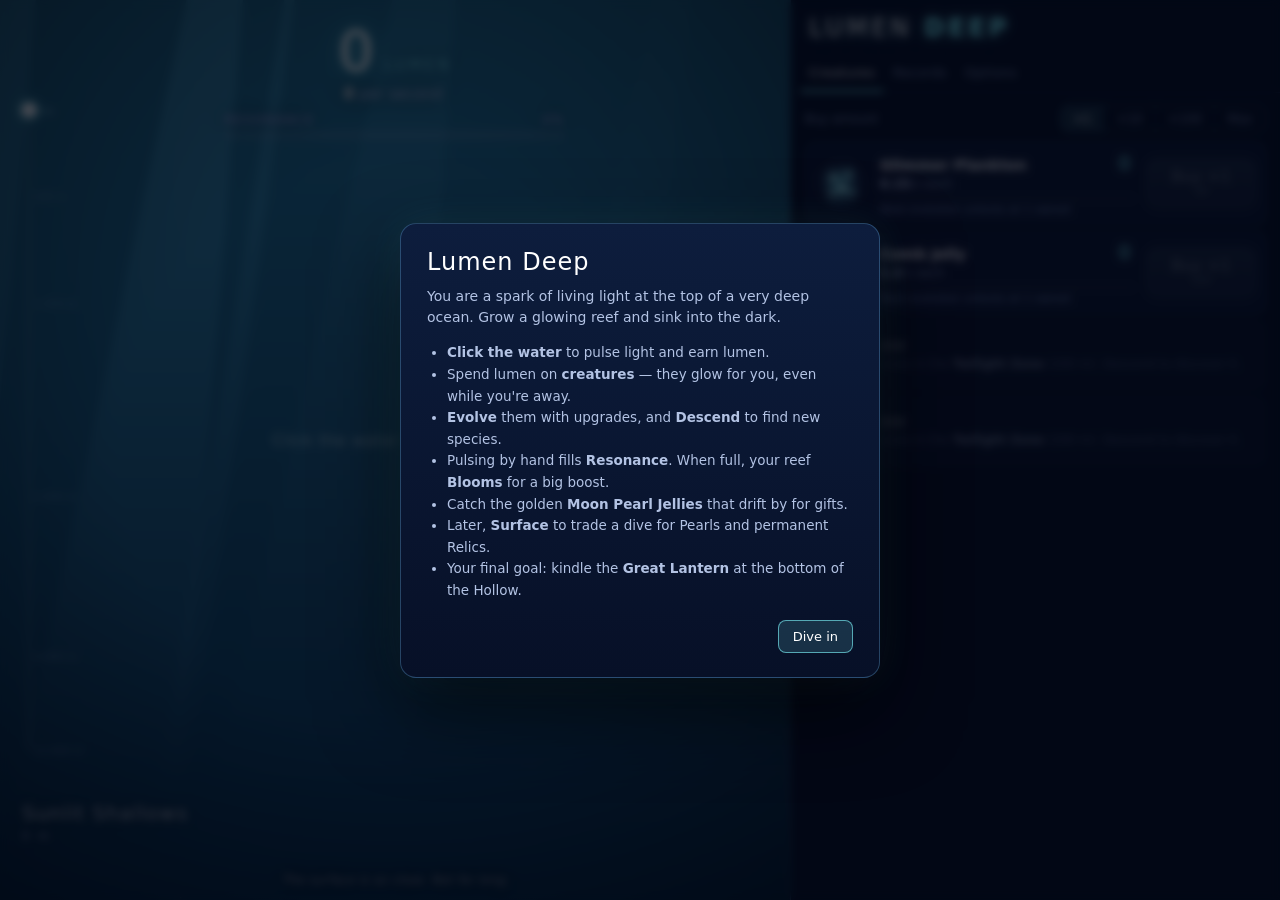
<file: index.html>
<!doctype html>
<html lang="en">
<head>
  <meta charset="utf-8">
  <meta name="viewport" content="width=device-width, initial-scale=1">
  <title>Lumen Deep — a bioluminescent idle game</title>
  <link rel="icon" href="data:image/svg+xml,%3Csvg xmlns='http://www.w3.org/2000/svg' viewBox='0 0 64 64'%3E%3Cdefs%3E%3CradialGradient id='g'%3E%3Cstop offset='0' stop-color='%23fff'/%3E%3Cstop offset='.3' stop-color='%237ff9ff'/%3E%3Cstop offset='1' stop-color='%237ff9ff' stop-opacity='0'/%3E%3C/radialGradient%3E%3C/defs%3E%3Crect width='64' height='64' rx='14' fill='%23061229'/%3E%3Ccircle cx='32' cy='32' r='26' fill='url(%23g)'/%3E%3C/svg%3E">
  <link rel="stylesheet" href="css/style.css">
</head>
<body>
  <div id="app">
    <section id="stage">
      <canvas id="scene" aria-label="The deep sea. Click to pulse light."></canvas>

      <header id="hud">
        <div class="hud-main">
          <div id="lumen" class="lumen-num">0</div>
          <div class="lumen-label">lumen</div>
        </div>
        <div class="hud-rate"><span id="lps">0</span> per second <span id="lps-mult"></span></div>
        <div id="res" title="Resonance — pulse by hand to fill it. When full, your reef Blooms.">
          <div class="res-head"><span id="res-label">Resonance</span><span id="res-pct">0%</span></div>
          <div class="res-bar"><div id="res-fill"></div></div>
        </div>
        <div id="buffs"></div>
      </header>

      <div id="depth-meter" title="Your depth">
        <div class="dm-track"><div class="dm-fill" id="dm-fill"></div><div class="dm-marker" id="dm-marker"></div></div>
        <div class="dm-ticks" id="dm-ticks"></div>
      </div>

      <div id="zone-title"><span id="zone-name">Sunlit Shallows</span><small id="zone-depth">0 m</small></div>
      <div id="hint">Click the water to pulse light</div>

      <footer id="stage-foot">
        <div id="ticker"><span id="ticker-text"></span></div>
      </footer>
    </section>

    <aside id="panel">
      <div id="title-bar">
        <h1>Lumen <span>Deep</span></h1>
        <div id="pearl-chip" class="hidden" title="Pearls"><i class="pearl"></i><span id="pearl-count">0</span></div>
      </div>
      <nav id="tabs" role="tablist"></nav>
      <div id="tab-body"></div>
    </aside>
  </div>

  <div id="toasts"></div>
  <div id="modal" class="hidden"><div class="modal-card"><div id="modal-body"></div></div></div>
  <div id="tooltip" class="hidden"></div>

  <script>window.__errs = []; addEventListener("error", e => __errs.push(e.message + " " + (e.filename || "").split("/").pop() + ":" + e.lineno));</script>
  <script src="js/core.js"></script>
  <script src="js/render.js"></script>
  <script src="js/audio.js"></script>
  <script src="js/game.js"></script>
</body>
</html>
</file>
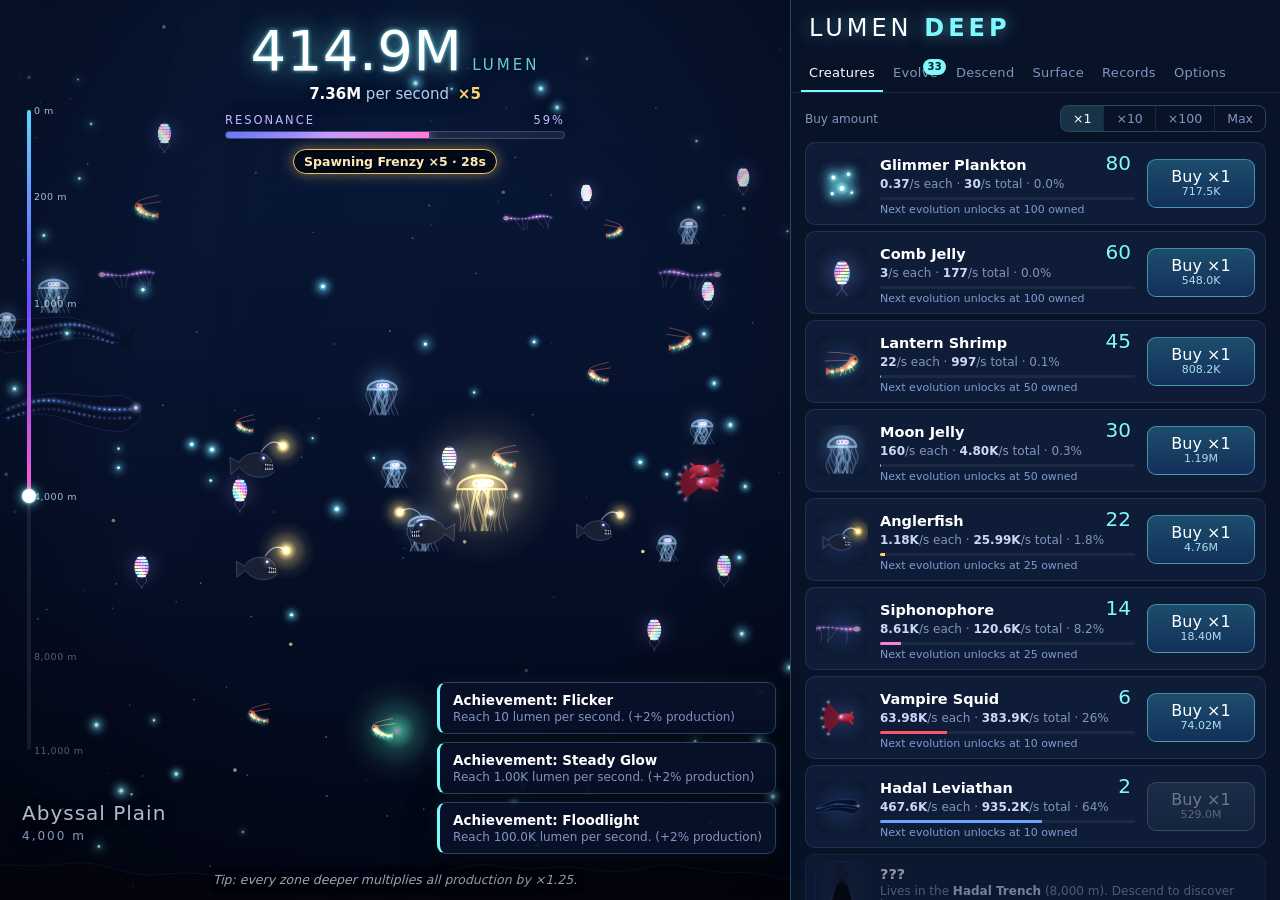
<file: tools/demo.html>
<!doctype html><meta charset="utf-8"><meta name="viewport" content="width=device-width, initial-scale=1"><script src="../js/core.js"></script><script>
// Writes a preset save and opens the game (headless screenshot testing). Usage: demo.html#mid | #late | #won
const C = Core, s = C.newState(); const [p, tab] = (location.hash.slice(1) || 'mid').split('&');
s.stats.clicks = 500; s.stats.playTime = 3000; s.settings.sound = false;
if (p === 'mid') {
  s.depth = s.maxDepth = 3; s.creatures = [80, 60, 45, 30, 22, 14, 6, 2, 0, 0, 0, 0];
  s.lumen = 4e8; s.runEarned = s.totalEarned = 2e9; s.resonance = 64;
  s.buffs.frenzy = 30; s.moon = { life: 9, max: 13, seed: 0.55 };
} else {
  s.depth = s.maxDepth = 5; s.creatures = [190, 160, 140, 120, 110, 100, 95, 90, 85, 80, 70, 50];
  s.lumen = 3e18; s.runEarned = 5e19; s.totalEarned = 8e21; s.pearls = 420; s.pearlsEarned = 1500;
  s.relics = { heart: 6, memory: 3, echo: 4, brood: 5 }; s.stats.prestiges = 4;
  s.lantern = { stage: p === 'won' ? 5 : 2, fill: 3e20 }; s.buffs.bloom = 12; s.victory = p === 'won'; s.victorySeen = true;
  C.UPGRADES.forEach(u => { if (u.req(s) && u.cost < 1e17 && C.creatureUnlocked(s, u.tier || 0)) s.upgrades[u.id] = 1; });
}
if (p === 'fresh') { localStorage.clear(); } else {
C.checkAchievements(s);
s.lastSave = Date.now();
localStorage.setItem('lumen-deep-save-v1', JSON.stringify(s));
localStorage.setItem('lumen-deep-save-v1-tabs', JSON.stringify(['creatures','evolve','descend','surface','lantern','records','options']));
}
document.write('<style>html,body{margin:0;height:100%;overflow:hidden}iframe{border:0;width:100%;height:100%;display:block}</style><iframe src="../index.html#' + (tab || '') + '"></iframe>');
</script>
</file>
<file: css/style.css>
:root {
  --bg: #040a18;
  --panel: rgba(9, 20, 42, 0.92);
  --panel2: rgba(16, 32, 62, 0.75);
  --line: rgba(120, 180, 255, 0.14);
  --line2: rgba(120, 200, 255, 0.28);
  --text: #dbe8ff;
  --dim: #8195bd;
  --cyan: #7ff9ff;
  --gold: #ffd36b;
  --pink: #ff7ad9;
  --violet: #b48cff;
  --good: #6dffb5;
  --bad: #ff6b8a;
  --radius: 10px;
  font-family: "Segoe UI", system-ui, -apple-system, Roboto, sans-serif;
}
* { box-sizing: border-box; }
html, body { margin: 0; height: 100%; background: var(--bg); color: var(--text); overflow: hidden; }
button { font: inherit; color: inherit; }
.hidden { display: none !important; }

#app { display: flex; height: 100vh; width: 100vw; }

/* ------------------------------------------------------------------ stage */
#stage { position: relative; flex: 1 1 auto; min-width: 0; overflow: hidden; cursor: crosshair; user-select: none; }
#scene { position: absolute; inset: 0; width: 100%; height: 100%; display: block; touch-action: manipulation; }

#hud { position: absolute; top: 18px; left: 0; right: 0; text-align: center; pointer-events: none; text-shadow: 0 0 18px rgba(0, 0, 0, .9); }
.hud-main { display: inline-flex; align-items: baseline; gap: 10px; }
.lumen-num { font-size: clamp(34px, 5vw, 56px); font-weight: 300; letter-spacing: .5px; font-variant-numeric: tabular-nums;
  color: #fff; text-shadow: 0 0 24px rgba(127, 249, 255, .65), 0 0 4px rgba(127, 249, 255, .8); }
.lumen-label { font-size: 15px; color: var(--cyan); letter-spacing: 3px; text-transform: uppercase; opacity: .8; }
.hud-rate { font-size: 15px; color: #b8cdf5; margin-top: 2px; font-variant-numeric: tabular-nums; }
.hud-rate #lps { color: #fff; font-weight: 600; }
#lps-mult { color: var(--gold); font-weight: 700; margin-left: 4px; }
#buffs { display: flex; justify-content: center; gap: 8px; margin-top: 10px; flex-wrap: wrap; }
.buff { font-size: 12.5px; padding: 4px 10px; border-radius: 99px; background: rgba(0, 0, 0, .45); border: 1px solid; font-weight: 600; animation: buffIn .3s ease-out; }
.buff.bloom { border-color: #c49cff; color: #e7d8ff; box-shadow: 0 0 14px rgba(196, 156, 255, .5); }
.buff.frenzy { border-color: var(--gold); color: #ffeab0; box-shadow: 0 0 14px rgba(255, 211, 107, .5); }
.buff.hands { border-color: var(--cyan); color: #d8ffff; box-shadow: 0 0 14px rgba(127, 249, 255, .5); }
@keyframes buffIn { from { transform: scale(.6); opacity: 0; } }

#zone-title { position: absolute; left: 22px; bottom: 56px; pointer-events: none; color: rgba(220, 235, 255, .8); text-shadow: 0 0 10px #000; }
#zone-title span { display: block; font-size: 20px; font-weight: 300; letter-spacing: 1px; }
#zone-title small { color: var(--dim); font-size: 12px; letter-spacing: 2px; }
#zone-title.flash span { animation: zoneFlash 2.5s ease-out; }
@keyframes zoneFlash { 0% { color: #fff; text-shadow: 0 0 30px var(--cyan); transform: translateY(-8px); } }

#hint.gone { animation: none; opacity: 0; }
#hint { position: absolute; top: 48%; left: 0; right: 0; text-align: center; pointer-events: none; font-size: 15px; color: rgba(220, 250, 255, .75);
  letter-spacing: 1px; animation: hintPulse 2.4s ease-in-out infinite; transition: opacity 1s; }
@keyframes hintPulse { 50% { opacity: .35; } }

#depth-meter { position: absolute; left: 18px; top: 110px; bottom: 150px; width: 26px; pointer-events: none; }
.dm-track { position: absolute; left: 9px; top: 0; bottom: 0; width: 4px; border-radius: 4px; background: rgba(255, 255, 255, .08); }
.dm-fill { position: absolute; left: 0; right: 0; top: 0; border-radius: 4px; background: linear-gradient(#5fd6ff, #6a4dff, #ff5bd1); transition: height 2s ease; }
.dm-marker { position: absolute; left: -5px; width: 14px; height: 14px; border-radius: 50%; background: #fff; box-shadow: 0 0 12px var(--cyan), 0 0 3px #fff; transition: top 2s ease; transform: translateY(-50%); }
.dm-ticks { position: absolute; inset: 0; }
.dm-tick { position: absolute; left: 16px; font-size: 9.5px; color: rgba(180, 200, 240, .45); white-space: nowrap; transform: translateY(-50%); letter-spacing: .5px; }
.dm-tick.reached { color: rgba(200, 240, 255, .8); }

#stage-foot { position: absolute; left: 0; right: 0; bottom: 0; padding: 10px 20px 10px; pointer-events: none; }
#res { width: min(340px, 70%); margin: 10px auto 0; pointer-events: auto; }
.res-head { display: flex; justify-content: space-between; font-size: 11.5px; letter-spacing: 2px; text-transform: uppercase; color: #c9b8ff; margin-bottom: 4px; }
.res-bar { height: 8px; border-radius: 8px; background: rgba(255, 255, 255, .08); overflow: hidden; border: 1px solid rgba(196, 156, 255, .25); }
#res-fill { height: 100%; width: 0; background: linear-gradient(90deg, #6a7dff, #c49cff, #ff7ad9); box-shadow: 0 0 10px #c49cff; transition: width .15s; }
#res.blooming #res-fill { background: linear-gradient(90deg, #ff7ad9, #ffd36b, #7ff9ff, #c49cff, #ff7ad9); background-size: 200% 100%; animation: rainbow 1.2s linear infinite; }
@keyframes rainbow { to { background-position: 200% 0; } }
#ticker { text-align: center; font-size: 12.5px; color: rgba(200, 220, 250, .75); font-style: italic; min-height: 18px; text-shadow: 0 0 6px #000, 0 0 12px #000; }
#ticker-text { transition: opacity .6s; }

/* ------------------------------------------------------------------ panel */
#panel { flex: 0 0 490px; display: flex; flex-direction: column; background: var(--panel); border-left: 1px solid var(--line2);
  box-shadow: -10px 0 40px rgba(0, 0, 0, .5); min-height: 0; }
#title-bar { display: flex; align-items: center; justify-content: space-between; padding: 14px 18px 8px; }
h1 { margin: 0; font-weight: 300; font-size: 24px; letter-spacing: 4px; text-transform: uppercase; color: #fff; text-shadow: 0 0 16px rgba(127, 249, 255, .5); }
h1 span { color: var(--cyan); font-weight: 600; }
#pearl-chip { display: flex; align-items: center; gap: 7px; background: rgba(255, 211, 107, .08); border: 1px solid rgba(255, 211, 107, .35);
  padding: 4px 12px 4px 8px; border-radius: 99px; color: #ffeab0; font-weight: 600; font-variant-numeric: tabular-nums; }
.pearl { display: inline-block; width: 14px; height: 14px; border-radius: 50%; vertical-align: -2px;
  background: radial-gradient(circle at 35% 35%, #fff, #ffe7b0 35%, #c9a35a 80%); box-shadow: 0 0 8px rgba(255, 220, 140, .7); }

#tabs { display: flex; flex-wrap: wrap; gap: 2px; padding: 6px 10px 0; border-bottom: 1px solid var(--line); }
.tab { position: relative; background: none; border: none; padding: 9px 8px 10px; cursor: pointer; color: var(--dim); font-size: 13px; letter-spacing: .3px;
  border-bottom: 2px solid transparent; transition: color .2s; }
.tab:hover { color: var(--text); }
.tab.active { color: #fff; border-bottom-color: var(--cyan); }
.tab .badge { position: absolute; top: 3px; right: 0; min-width: 16px; height: 16px; padding: 0 4px; border-radius: 9px; font-size: 10px; line-height: 16px; text-align: center;
  background: var(--cyan); color: #022; font-weight: 700; }
.tab .badge.dot { min-width: 8px; width: 8px; height: 8px; padding: 0; top: 7px; right: 2px; box-shadow: 0 0 8px var(--cyan); }
.tab.new { animation: tabNew 1.4s ease-in-out 3; }
@keyframes tabNew { 50% { color: var(--cyan); text-shadow: 0 0 12px var(--cyan); } }

#tab-body { flex: 1; overflow-y: auto; padding: 12px 14px 30px; scrollbar-width: thin; scrollbar-color: #2a4170 transparent; }
.section-note { font-size: 12.5px; color: var(--dim); margin: 2px 2px 12px; line-height: 1.5; }
.section-note b { color: var(--text); font-weight: 600; }
h3 { font-size: 12px; text-transform: uppercase; letter-spacing: 2px; color: var(--dim); margin: 18px 2px 8px; font-weight: 600; }

/* buy amount */
.toolbar { display: flex; align-items: center; justify-content: space-between; gap: 8px; margin-bottom: 10px; }
.seg { display: inline-flex; border: 1px solid var(--line2); border-radius: 8px; overflow: hidden; }
.seg button { background: none; border: none; padding: 5px 12px; cursor: pointer; color: var(--dim); font-size: 12.5px; }
.seg button + button { border-left: 1px solid var(--line); }
.seg button.on { background: rgba(127, 249, 255, .14); color: #fff; }
.mini { font-size: 12px; color: var(--dim); }

/* creature rows */
.crow { display: grid; grid-template-columns: 52px 1fr auto; gap: 12px; align-items: center; padding: 8px 10px; margin-bottom: 6px;
  border-radius: var(--radius); background: var(--panel2); border: 1px solid var(--line); transition: border-color .2s, background .2s; position: relative; }
.crow:hover { border-color: var(--line2); }
.crow canvas { width: 52px; height: 52px; border-radius: 9px; background: radial-gradient(circle, rgba(40, 70, 130, .35), rgba(0, 0, 0, .25)); }
.crow .cname { font-weight: 600; font-size: 14.5px; color: #fff; display: flex; align-items: baseline; gap: 8px; }
.crow .ccount { font-size: 20px; font-weight: 300; color: var(--cyan); font-variant-numeric: tabular-nums; margin-left: auto; padding-right: 4px; }
.crow .cinfo { font-size: 12px; color: var(--dim); margin-top: 2px; font-variant-numeric: tabular-nums; }
.crow .cinfo b { color: #c9d9f7; font-weight: 600; }
.crow .cbar { height: 3px; border-radius: 3px; background: rgba(255, 255, 255, .06); margin-top: 6px; overflow: hidden; }
.crow .cbar i { display: block; height: 100%; width: 0; transition: width .5s; }
.crow.locked { opacity: .55; }
.crow.locked canvas { filter: brightness(0) drop-shadow(0 0 2px rgba(120, 160, 255, .5)); }
.crow .next-ms { font-size: 11px; color: #7f9bd0; margin-top: 3px; }

.buy { min-width: 108px; padding: 8px 10px; border-radius: 9px; cursor: pointer; text-align: center; line-height: 1.15;
  background: linear-gradient(180deg, rgba(60, 180, 220, .32), rgba(30, 90, 160, .32)); border: 1px solid rgba(127, 249, 255, .45); color: #fff; transition: all .15s; }
.buy small { display: block; font-size: 11px; color: #bfefff; opacity: .9; font-variant-numeric: tabular-nums; }
.buy:hover:not(:disabled) { box-shadow: 0 0 16px rgba(127, 249, 255, .35); transform: translateY(-1px); }
.buy:active:not(:disabled) { transform: translateY(1px); }
.buy:disabled { cursor: default; opacity: .4; filter: saturate(.3); }
.buy.gold { background: linear-gradient(180deg, rgba(255, 211, 107, .32), rgba(180, 110, 30, .32)); border-color: rgba(255, 211, 107, .55); }
.buy.gold small { color: #ffeab0; }
.buy.pink { background: linear-gradient(180deg, rgba(255, 122, 217, .32), rgba(120, 50, 170, .35)); border-color: rgba(255, 122, 217, .55); }
.buy.big { width: 100%; padding: 12px; font-size: 16px; }

/* upgrades */
.ugrid { display: grid; grid-template-columns: 1fr 1fr; gap: 7px; }
.ucard { text-align: left; padding: 9px 10px 9px 12px; border-radius: 9px; background: var(--panel2); border: 1px solid var(--line); cursor: pointer;
  position: relative; overflow: hidden; transition: all .15s; }
.ucard::before { content: ""; position: absolute; left: 0; top: 0; bottom: 0; width: 3px; background: var(--kc, var(--cyan)); box-shadow: 0 0 10px var(--kc, var(--cyan)); }
.ucard:hover:not(:disabled) { border-color: var(--kc, var(--line2)); transform: translateY(-1px); }
.ucard:disabled { cursor: default; opacity: .5; }
.ucard .un { font-size: 13px; font-weight: 600; color: #fff; }
.ucard .us { font-size: 10.5px; color: var(--kc, var(--dim)); text-transform: uppercase; letter-spacing: 1px; margin-top: 1px; }
.ucard .ud { font-size: 11.5px; color: var(--dim); margin: 5px 0 6px; line-height: 1.35; }
.ucard .uc { font-size: 12.5px; color: #cdefff; font-variant-numeric: tabular-nums; }
.ucard.afford .uc { color: var(--good); }
.empty { text-align: center; color: var(--dim); font-size: 13px; padding: 26px 10px; border: 1px dashed var(--line2); border-radius: var(--radius); }

/* zones */
.zone { display: grid; grid-template-columns: 70px 1fr; gap: 12px; padding: 10px 12px; border-radius: var(--radius); background: var(--panel2); border: 1px solid var(--line); margin-bottom: 6px; position: relative; }
.zone .zd { font-size: 13px; color: var(--dim); font-variant-numeric: tabular-nums; padding-top: 2px; }
.zone .zn { font-weight: 600; color: #fff; }
.zone .zx { font-size: 12px; color: var(--dim); margin-top: 3px; line-height: 1.45; }
.zone.current { border-color: var(--cyan); box-shadow: 0 0 18px rgba(127, 249, 255, .12) inset; }
.zone.current .zn::after { content: "  ● you are here"; color: var(--cyan); font-size: 11px; font-weight: 400; }
.zone.passed { opacity: .65; }
.zone.next { border-color: rgba(180, 140, 255, .55); }
.zone.unknown { opacity: .35; }
.zone .buy { margin-top: 10px; }
.zone-swatch { width: 100%; height: 6px; border-radius: 3px; margin-top: 7px; }

/* pearls/relics */
.prestige-card { padding: 16px; border-radius: 14px; background: radial-gradient(circle at 50% 0, rgba(255, 211, 107, .14), rgba(16, 32, 62, .7));
  border: 1px solid rgba(255, 211, 107, .3); text-align: center; }
.prestige-card .pp { font-size: 34px; font-weight: 300; color: #fff3cf; text-shadow: 0 0 18px rgba(255, 211, 107, .6); font-variant-numeric: tabular-nums; }
.prestige-card .pl { font-size: 12px; color: #d9c48f; letter-spacing: 2px; text-transform: uppercase; }
.prestige-card .pn { font-size: 12px; color: var(--dim); margin: 6px 0 12px; }
.statline { display: flex; justify-content: space-between; font-size: 13px; padding: 6px 2px; border-bottom: 1px solid var(--line); font-variant-numeric: tabular-nums; }
.statline span:first-child { color: var(--dim); }
.rgrid { display: grid; grid-template-columns: 1fr 1fr; gap: 7px; }
.relic { padding: 10px; border-radius: 10px; background: var(--panel2); border: 1px solid var(--line); display: flex; flex-direction: column; gap: 6px; }
.relic .rn { font-weight: 600; font-size: 13.5px; color: #fff; display: flex; justify-content: space-between; align-items: baseline; }
.relic .rl { font-size: 11px; color: var(--gold); font-weight: 600; }
.relic .rd { font-size: 11.5px; color: var(--dim); line-height: 1.4; flex: 1; }
.relic .reff { color: #e9dcb4; font-size: 11.5px; }
.relic .reff b { color: var(--gold); }
.relic .buy { min-width: 0; padding: 6px; }
.relic.maxed { border-color: rgba(255, 211, 107, .35); }

/* lantern */
.lstage { display: flex; align-items: center; gap: 12px; padding: 10px 12px; border-radius: var(--radius); background: var(--panel2); border: 1px solid var(--line); margin-bottom: 6px; }
.lstage .lnum { width: 30px; height: 30px; border-radius: 50%; display: grid; place-items: center; font-weight: 700; font-size: 13px; border: 1px solid var(--line2); color: var(--dim); flex: none; }
.lstage.done .lnum { background: radial-gradient(circle, #fff6dc, #ffd36b 50%, #b5761d); color: #3a2500; border: none; box-shadow: 0 0 14px rgba(255, 211, 107, .6); }
.lstage.cur { border-color: rgba(255, 211, 107, .5); }
.lstage .lbody { flex: 1; }
.lstage .ln { font-weight: 600; font-size: 13.5px; }
.lstage .lc { font-size: 12px; color: var(--dim); font-variant-numeric: tabular-nums; }
.pbar { height: 10px; border-radius: 10px; background: rgba(255, 255, 255, .07); overflow: hidden; margin-top: 7px; border: 1px solid rgba(255, 211, 107, .25); }
.pbar i { display: block; height: 100%; background: linear-gradient(90deg, #b5761d, #ffd36b, #fff6dc); box-shadow: 0 0 10px var(--gold); transition: width .3s; }
.feed-row { display: grid; grid-template-columns: repeat(3, 1fr); gap: 7px; margin-top: 10px; }
.feed-row .buy { min-width: 0; }

/* records */
.agrid { display: grid; grid-template-columns: repeat(auto-fill, minmax(44px, 1fr)); gap: 6px; }
.ach { aspect-ratio: 1; border-radius: 10px; display: grid; place-items: center; background: rgba(255, 255, 255, .03); border: 1px solid var(--line); font-size: 16px; color: rgba(255, 255, 255, .12); cursor: help; }
.ach.got { background: radial-gradient(circle, rgba(127, 249, 255, .25), rgba(30, 60, 120, .3)); border-color: rgba(127, 249, 255, .5); color: #fff; text-shadow: 0 0 10px var(--cyan); }
.ach.got.secret { background: radial-gradient(circle, rgba(255, 122, 217, .3), rgba(60, 20, 90, .35)); border-color: rgba(255, 122, 217, .55); text-shadow: 0 0 10px var(--pink); }

/* options */
.opt { display: flex; justify-content: space-between; align-items: center; padding: 10px 2px; border-bottom: 1px solid var(--line); font-size: 13.5px; }
.opt small { display: block; color: var(--dim); font-size: 11.5px; }
.btnrow { display: flex; flex-wrap: wrap; gap: 7px; margin-top: 12px; }
.btn { padding: 8px 14px; border-radius: 8px; border: 1px solid var(--line2); background: rgba(255, 255, 255, .04); cursor: pointer; font-size: 13px; }
.btn:hover { background: rgba(127, 249, 255, .1); }
.btn.danger { border-color: rgba(255, 107, 138, .5); color: #ffb3c4; }
.btn.danger:hover { background: rgba(255, 107, 138, .15); }
.btn.primary { border-color: rgba(127, 249, 255, .6); background: rgba(127, 249, 255, .14); color: #fff; }
textarea { width: 100%; min-height: 110px; background: rgba(0, 0, 0, .35); border: 1px solid var(--line2); border-radius: 8px; color: var(--text); font: 11px/1.4 Consolas, monospace; padding: 8px; resize: vertical; }

/* toasts */
#toasts { position: fixed; bottom: 46px; right: 504px; display: flex; flex-direction: column; gap: 8px; z-index: 50; pointer-events: none; max-width: 340px; }
.toast { background: rgba(8, 18, 40, .94); border: 1px solid var(--line2); border-left: 3px solid var(--tc, var(--cyan)); border-radius: 9px; padding: 9px 13px;
  box-shadow: 0 8px 30px rgba(0, 0, 0, .5), 0 0 18px rgba(127, 249, 255, .08); animation: toastIn .35s cubic-bezier(.2, 1.4, .5, 1); font-size: 13px; }
.toast b { display: block; color: #fff; font-size: 13.5px; margin-bottom: 1px; }
.toast span { color: var(--dim); font-size: 12px; }
.toast.out { animation: toastOut .4s ease-in forwards; }
@keyframes toastIn { from { transform: translateX(-30px); opacity: 0; } }
@keyframes toastOut { to { transform: translateX(-30px); opacity: 0; } }

/* modal */
#modal { position: fixed; inset: 0; background: rgba(0, 4, 14, .72); backdrop-filter: blur(4px); display: grid; place-items: center; z-index: 100; animation: fade .3s; }
@keyframes fade { from { opacity: 0; } }
.modal-card { width: min(480px, 92vw); max-height: 88vh; overflow-y: auto; background: linear-gradient(180deg, #0d1d3d, #071027); border: 1px solid var(--line2); border-radius: 16px;
  padding: 24px 26px; box-shadow: 0 30px 80px rgba(0, 0, 0, .6), 0 0 40px rgba(127, 249, 255, .08); }
.modal-card h2 { margin: 0 0 10px; font-weight: 300; letter-spacing: 1px; color: #fff; }
.modal-card p { color: #b3c3e4; font-size: 14px; line-height: 1.55; margin: 8px 0; }
.modal-card p b { color: #fff; }
.modal-card .big-num { font-size: 32px; color: #fff; text-shadow: 0 0 18px rgba(127, 249, 255, .6); text-align: center; margin: 14px 0; font-weight: 300; }
.modal-card .btnrow { justify-content: flex-end; margin-top: 18px; }
.modal-card ul { color: #b3c3e4; font-size: 13.5px; line-height: 1.6; padding-left: 20px; }
.victory h2 { color: #fff3cf; text-shadow: 0 0 20px rgba(255, 211, 107, .7); font-size: 28px; text-align: center; }

/* tooltip */
#tooltip { position: fixed; z-index: 200; pointer-events: none; max-width: 260px; padding: 9px 12px; border-radius: 9px; font-size: 12.5px; line-height: 1.45;
  background: rgba(5, 12, 30, .97); border: 1px solid var(--line2); box-shadow: 0 10px 30px rgba(0, 0, 0, .6); color: #c3d2f0; }
#tooltip b { color: #fff; display: block; margin-bottom: 2px; }
#tooltip i { color: var(--dim); }

/* responsive */
@media (max-width: 900px) {
  #app { flex-direction: column; }
  #stage { flex: 0 0 46vh; }
  #panel { flex: 1 1 auto; border-left: none; border-top: 1px solid var(--line2); }
  #depth-meter { top: 70px; bottom: 100px; }
  #zone-title { bottom: 40px; }
  .lumen-num { font-size: 34px; }
  #toasts { left: 10px; right: 10px; bottom: 10px; max-width: none; }
  .toast { padding: 6px 10px; font-size: 12px; }
  #tabs { flex-wrap: nowrap; overflow-x: auto; scrollbar-width: none; }
  .tab { flex: none; }
  .dm-tick { display: none; }
  #zone-title span { font-size: 15px; }
  #title-bar { padding: 8px 14px 2px; }
  h1 { font-size: 18px; }
}
@media (max-width: 480px) {
  .ugrid, .rgrid { grid-template-columns: 1fr; }
  .tab { padding: 8px 7px; font-size: 12.5px; }
  .crow { grid-template-columns: 40px 1fr auto; gap: 9px; padding: 7px 8px; }
  .crow canvas { width: 40px; height: 40px; }
  .crow .cname { font-size: 13.5px; }
  .buy { min-width: 86px; }
  #hud { top: 10px; }
  .hud-rate { font-size: 13px; }
}
</file>
